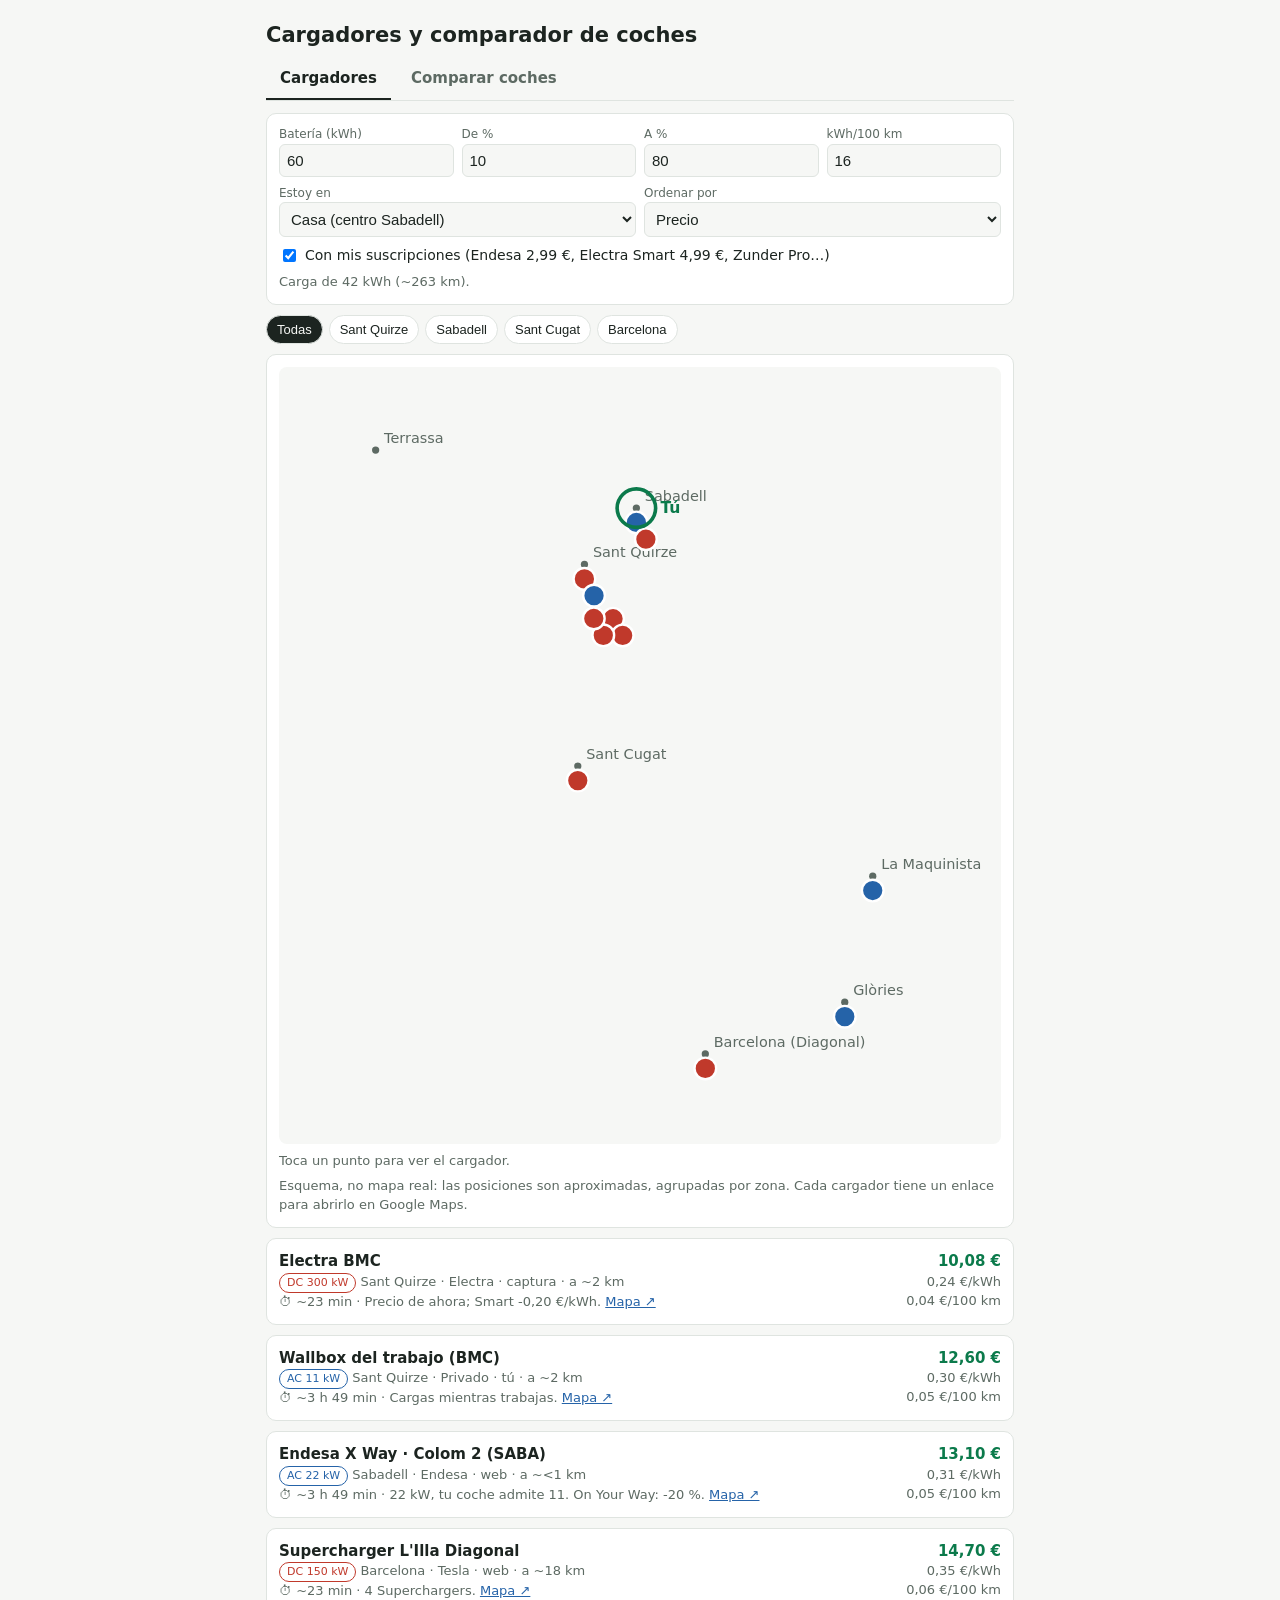
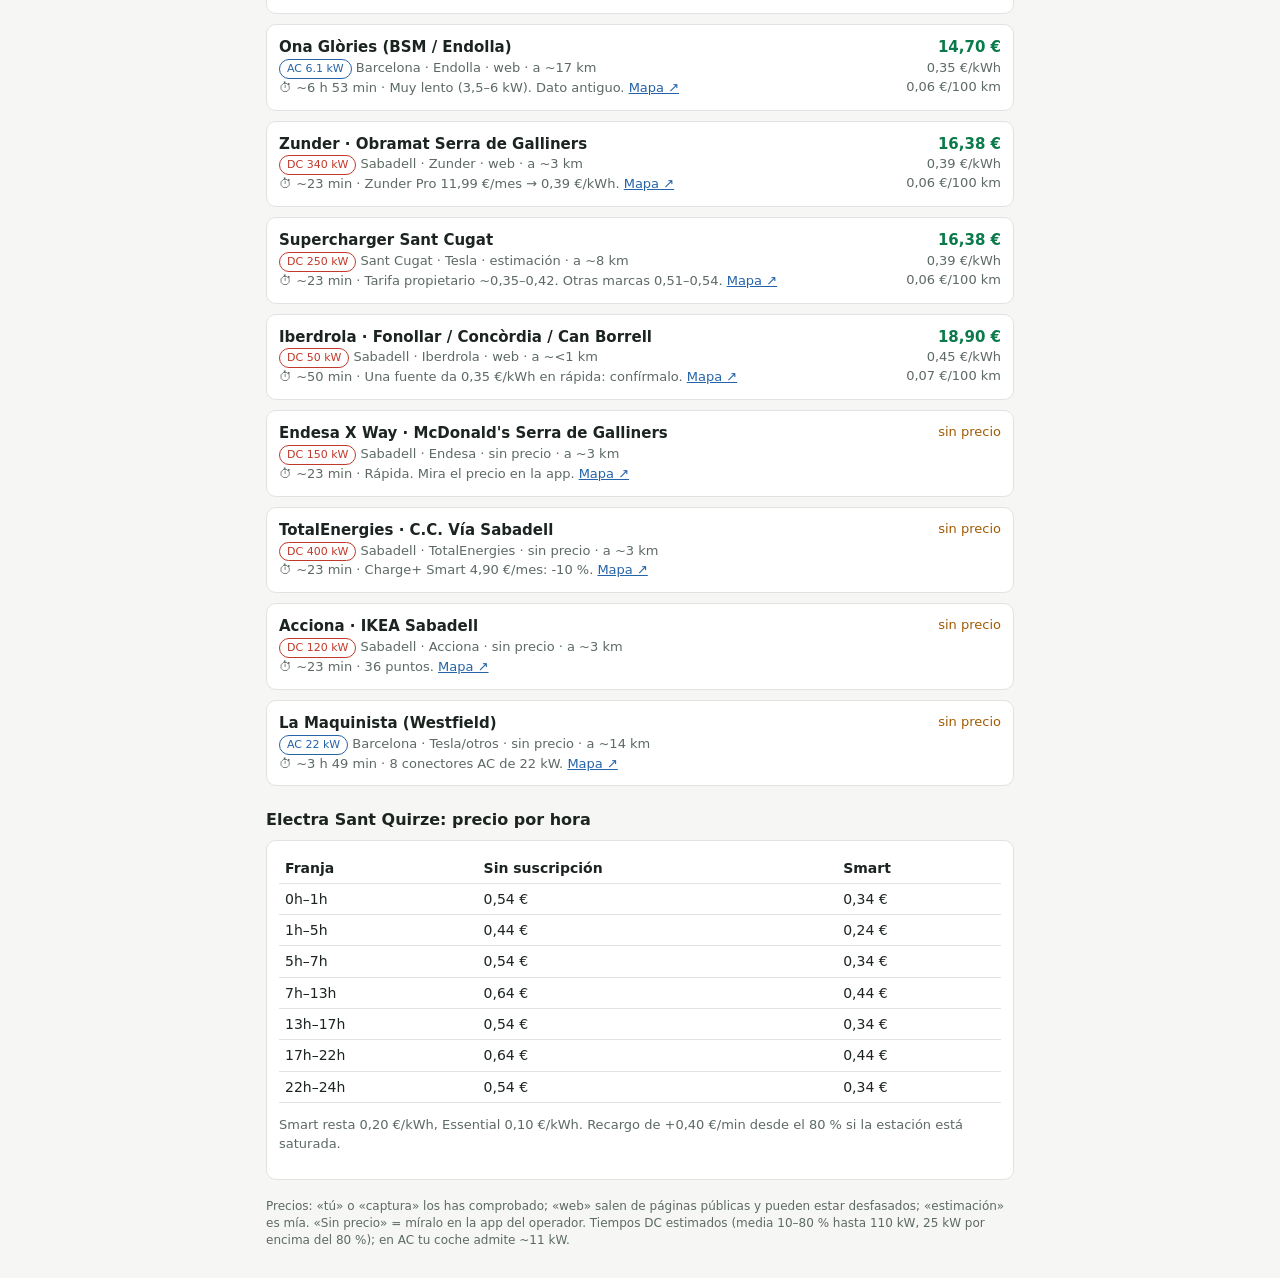
<file: guia/index.html>
<!DOCTYPE html>
<html lang="es">
<head>
<meta charset="utf-8">
<meta name="viewport" content="width=device-width, initial-scale=1">
<title>Cargadores y comparador de coches</title>
<style>
:root { --bg:#f6f7f5; --card:#fff; --ink:#1c2420; --mut:#5d6a63; --line:#dfe4e0; --ok:#0b7a4b; --warn:#a35a00; --dc:#c0392b; --ac:#2563a8; }
@media (prefers-color-scheme: dark) { :root { --bg:#141917; --card:#1d2420; --ink:#e8eeea; --mut:#9aa8a0; --line:#2c3630; --ok:#4cc790; --warn:#e0a24a; --dc:#ef7a6c; --ac:#6ea6e6; } }
* { box-sizing:border-box; }
body { margin:0; background:var(--bg); color:var(--ink); font:15px/1.45 system-ui,sans-serif; }
main { max-width:780px; margin:0 auto; padding:16px; }
h1 { font-size:21px; margin:4px 0 10px; } h2 { font-size:16px; margin:22px 0 8px; }
.card { background:var(--card); border:1px solid var(--line); border-radius:10px; padding:12px; margin-bottom:10px; }
.grid { display:grid; grid-template-columns:repeat(auto-fit,minmax(120px,1fr)); gap:8px; }
label { display:block; font-size:12px; color:var(--mut); }
input, select { width:100%; padding:7px; font-size:15px; border:1px solid var(--line); border-radius:6px; background:var(--bg); color:var(--ink); }
.chk { display:flex; gap:6px; align-items:center; margin-top:8px; font-size:14px; color:var(--ink); }
.chk input { width:auto; }
.nav { display:flex; gap:6px; margin-bottom:12px; border-bottom:1px solid var(--line); }
.nav a { padding:8px 14px; text-decoration:none; color:var(--mut); border-bottom:2px solid transparent; font-weight:600; }
.nav a.on { color:var(--ink); border-color:var(--ink); }
.tabs { display:flex; gap:6px; flex-wrap:wrap; margin:10px 0; }
.tabs button, .btn { padding:6px 10px; border:1px solid var(--line); background:var(--card); color:var(--ink); border-radius:20px; cursor:pointer; font-size:13px; }
.tabs button[aria-pressed=true] { background:var(--ink); color:var(--bg); }
.st { display:flex; justify-content:space-between; gap:10px; }
.nm { font-weight:600; } .mt { color:var(--mut); font-size:13px; }
.pill { display:inline-block; font-size:11px; padding:1px 7px; border-radius:10px; border:1px solid currentColor; margin-right:4px; }
.dc { color:var(--dc); } .ac { color:var(--ac); }
.pr { text-align:right; white-space:nowrap; } .big { font-weight:700; color:var(--ok); } .none { color:var(--warn); font-size:13px; }
table { width:100%; border-collapse:collapse; font-size:14px; } td,th { padding:5px 6px; border-bottom:1px solid var(--line); text-align:left; }
.best { outline:2px solid var(--ok); }
.hd { display:flex; justify-content:space-between; align-items:center; gap:8px; margin-bottom:8px; }
.hd input { font-weight:600; }
.x { width:auto; border:0; background:none; color:var(--mut); cursor:pointer; font-size:18px; }
.foot { color:var(--mut); font-size:12px; margin-top:18px; }
#map { width:100%; height:auto; display:block; border-radius:8px; background:var(--bg); }
#map .town { fill:var(--mut); font-size:12px; }
#map .dot { cursor:pointer; stroke:var(--card); stroke-width:2; }
#map .dot.sel { stroke:var(--ink); stroke-width:3; }
.lk { color:var(--ac); font-size:13px; }
[hidden] { display:none !important; }
</style>
</head>
<body>
<main>
<h1>Cargadores y comparador de coches</h1>
<nav class="nav"><a href="#cargadores" id="n-cargadores">Cargadores</a><a href="#coches" id="n-coches">Comparar coches</a></nav>

<section id="v-cargadores">
  <div class="card">
    <div class="grid">
      <label>Batería (kWh)<input id="batt" type="number" value="60"></label>
      <label>De %<input id="from" type="number" value="10"></label>
      <label>A %<input id="to" type="number" value="80"></label>
      <label>kWh/100 km<input id="cons" type="number" step="0.5" value="16"></label>
    </div>
    <div class="grid" style="margin-top:8px">
      <label>Estoy en<select id="here">
        <option value="cen">Casa (centro Sabadell)</option><option value="sq">Trabajo (Sant Quirze)</option>
        <option value="gal">Serra de Galliners (Sabadell)</option><option value="sc">Sant Cugat</option>
        <option value="ill">Barcelona (Diagonal)</option><option value="glo">Glòries</option><option value="maq">La Maquinista</option>
      </select></label>
      <label>Ordenar por<select id="sortby"><option value="price">Precio</option><option value="dist">Distancia</option></select></label>
    </div>
    <label class="chk"><input id="member" type="checkbox" checked> Con mis suscripciones (Endesa 2,99 €, Electra Smart 4,99 €, Zunder Pro…)</label>
    <div id="sum" class="mt" style="margin-top:8px"></div>
  </div>
  <div class="tabs" id="tabs"></div>
  <div class="card">
    <svg id="map" viewBox="0 0 600 646" role="img" aria-label="Esquema de cargadores"></svg>
    <div id="sel" class="mt" style="margin-top:8px">Toca un punto para ver el cargador.</div>
    <p class="mt" style="margin:6px 0 0">Esquema, no mapa real: las posiciones son aproximadas, agrupadas por zona. Cada cargador tiene un enlace para abrirlo en Google Maps.</p>
  </div>
  <div id="list"></div>
  <h2>Electra Sant Quirze: precio por hora</h2>
  <div class="card"><table id="sched"></table>
  <p class="mt">Smart resta 0,20 €/kWh, Essential 0,10 €/kWh. Recargo de +0,40 €/min desde el 80 % si la estación está saturada.</p></div>
</section>

<section id="v-coches" hidden>
  <div class="card">
    <div class="grid">
      <label>km por semana<input id="kmw" type="number" value="275"></label>
    </div>
    <p class="mt" style="margin:8px 0 0">Añade y edita coches. Consumo y precios son valores medios que puedes cambiar. Seguro, mantenimiento y cuota empiezan en 0: rellénalos si quieres comparar el coste total.</p>
  </div>
  <div id="cars"></div>
  <div class="tabs">
    <button class="btn" id="add-fuel">+ Gasolina</button>
    <button class="btn" id="add-diesel">+ Diésel</button>
    <button class="btn" id="add-hybrid">+ Híbrido</button>
    <button class="btn" id="add-ev">+ Eléctrico</button>
  </div>
  <h2>Resultado</h2>
  <div class="card"><table id="res"></table></div>
</section>

<p class="foot">Precios: «tú» o «captura» los has comprobado; «web» salen de páginas públicas y pueden estar desfasados; «estimación» es mía. «Sin precio» = míralo en la app del operador. Tiempos DC estimados (media 10–80 % hasta 110 kW, 25 kW por encima del 80 %); en AC tu coche admite ~11 kW.</p>
</main>
<script>
"use strict";
var $ = function (id) { return document.getElementById(id); };
function num(id) { return parseFloat($(id).value) || 0; }
function esc(s) { return String(s).replace(/[&<>"']/g, function (c) { return {"&":"&amp;","<":"&lt;",">":"&gt;",'"':"&quot;","'":"&#39;"}[c]; }); }
function eur(x, d) { return x.toFixed(d == null ? 2 : d).replace(".", ",") + " €"; }
function ls(k, v) { try { if (v === undefined) return localStorage.getItem(k); localStorage.setItem(k, v); } catch (e) { return null; } }

/* ---------- Datos de cargadores ---------- */
var SCHED = [[0,1,0.54],[1,5,0.44],[5,7,0.54],[7,13,0.64],[13,17,0.54],[17,22,0.64],[22,24,0.54]];
function electraNow() { var h = new Date().getHours(); for (var i=0;i<SCHED.length;i++) if (h>=SCHED[i][0] && h<SCHED[i][1]) return SCHED[i][2]; return 0.54; }
var S = [
 {n:"Wallbox del trabajo (BMC)", a:"Sant Quirze", op:"Privado", kw:11, dc:false, p:0.30, m:0.30, c:"tú", t:"Cargas mientras trabajas."},
 {n:"Electra BMC", a:"Sant Quirze", op:"Electra", kw:300, dc:true, p:electraNow(), m:Math.max(0,electraNow()-0.20), c:"captura", t:"Precio de ahora; Smart -0,20 €/kWh."},
 {n:"Endesa X Way · Colom 2 (SABA)", a:"Sabadell", op:"Endesa", kw:22, dc:false, p:0.39, m:0.312, c:"web", t:"22 kW, tu coche admite 11. On Your Way: -20 %."},
 {n:"Endesa X Way · McDonald's Serra de Galliners", a:"Sabadell", op:"Endesa", kw:150, dc:true, p:null, m:null, c:"sin precio", t:"Rápida. Mira el precio en la app."},
 {n:"Iberdrola · Fonollar / Concòrdia / Can Borrell", a:"Sabadell", op:"Iberdrola", kw:50, dc:true, p:0.45, m:0.45, c:"web", t:"Una fuente da 0,35 €/kWh en rápida: confírmalo."},
 {n:"Zunder · Obramat Serra de Galliners", a:"Sabadell", op:"Zunder", kw:340, dc:true, p:0.55, m:0.39, c:"web", t:"Zunder Pro 11,99 €/mes → 0,39 €/kWh."},
 {n:"TotalEnergies · C.C. Vía Sabadell", a:"Sabadell", op:"TotalEnergies", kw:400, dc:true, p:null, m:null, c:"sin precio", t:"Charge+ Smart 4,90 €/mes: -10 %."},
 {n:"Acciona · IKEA Sabadell", a:"Sabadell", op:"Acciona", kw:120, dc:true, p:null, m:null, c:"sin precio", t:"36 puntos."},
 {n:"Supercharger Sant Cugat", a:"Sant Cugat", op:"Tesla", kw:250, dc:true, p:0.39, m:0.39, c:"estimación", t:"Tarifa propietario ~0,35–0,42. Otras marcas 0,51–0,54."},
 {n:"Supercharger L'Illa Diagonal", a:"Barcelona", op:"Tesla", kw:150, dc:true, p:0.35, m:0.35, c:"web", t:"4 Superchargers."},
 {n:"La Maquinista (Westfield)", a:"Barcelona", op:"Tesla/otros", kw:22, dc:false, p:null, m:null, c:"sin precio", t:"8 conectores AC de 22 kW."},
 {n:"Ona Glòries (BSM / Endolla)", a:"Barcelona", op:"Endolla", kw:6.1, dc:false, p:0.44, m:0.35, c:"web", t:"Muy lento (3,5–6 kW). Dato antiguo."}
];
var AREAS = ["Todas","Sant Quirze","Sabadell","Sant Cugat","Barcelona"], area = "Todas";
// Zona de cada cargador (mismo orden que S) y búsqueda para Google Maps. Las posiciones son aproximadas por zona.
var ZONES = {
  sq:{la:41.53006, lo:2.08857}, cen:{la:41.5463, lo:2.1086}, gal:{la:41.5186, lo:2.0996},
  sc:{la:41.4720, lo:2.0860}, ill:{la:41.3891, lo:2.1352}, maq:{la:41.4403, lo:2.1998}, glo:{la:41.4040, lo:2.1890}
};
var TOWNS = [["Terrassa",41.563,2.008],["Sabadell",41.5463,2.1086],["Sant Quirze",41.53006,2.08857],["Sant Cugat",41.472,2.086],["Barcelona (Diagonal)",41.3891,2.1352],["La Maquinista",41.4403,2.1998],["Glòries",41.404,2.189]];
var META = [
 {z:"sq",  q:"Sant Quirze del Vallès"},
 {z:"sq",  q:"Electra Sant Quirze del Vallès"},
 {z:"cen", q:"Endesa X Way Carrer de Colom 2 Sabadell"},
 {z:"gal", q:"McDonald's Serra de Galliners Sabadell cargador"},
 {z:"cen", q:"Iberdrola cargador Pla del Fonollar Sabadell"},
 {z:"gal", q:"Obramat Sabadell Zunder"},
 {z:"gal", q:"TotalEnergies Centro Comercial Vía Sabadell"},
 {z:"gal", q:"IKEA Sabadell Acciona recarga"},
 {z:"sc",  q:"Tesla Supercharger Sant Cugat del Vallès"},
 {z:"ill", q:"Tesla Supercharger L'Illa Diagonal Barcelona"},
 {z:"maq", q:"La Maquinista cargador Tesla Barcelona"},
 {z:"glo", q:"Ona Glòries Barcelona cargadores"}
];
S.forEach(function (s, i) { s.z = META[i].z; s.q = META[i].q; });
var selIdx = -1;
function distKm(a, b) {
  var R = 6371, r = Math.PI / 180, dLa = (b.la - a.la) * r, dLo = (b.lo - a.lo) * r;
  var h = Math.sin(dLa/2) * Math.sin(dLa/2) + Math.cos(a.la*r) * Math.cos(b.la*r) * Math.sin(dLo/2) * Math.sin(dLo/2);
  return 2 * R * Math.asin(Math.sqrt(h));
}
function xy(la, lo) { return [ (lo - 1.98) / 0.26 * 560 + 20, (41.58 - la) / 0.21 * 606 + 20 ]; }
function mapsUrl(s) { return "https://www.google.com/maps/search/?api=1&query=" + encodeURIComponent(s.q); }
function renderMap(rows) {
  var svg = $("map"), out = "";
  TOWNS.forEach(function (t) { var p = xy(t[1], t[2]); out += '<circle cx="' + p[0] + '" cy="' + p[1] + '" r="3" class="town"/><text x="' + (p[0]+7) + '" y="' + (p[1]-6) + '" class="town">' + esc(t[0]) + '</text>'; });
  var count = {};
  rows.forEach(function (s) {
    var idx = S.indexOf(s), k = s.z; count[k] = (count[k] || 0) + 1;
    var a = ZONES[k], p = xy(a.la, a.lo), ang = (count[k] - 1) * 1.05, r = count[k] === 1 ? 0 : 16 + Math.floor((count[k]-1)/6) * 10;
    out += '<circle class="dot' + (idx === selIdx ? " sel" : "") + '" data-i="' + idx + '" cx="' + (p[0] + r*Math.cos(ang)).toFixed(1) + '" cy="' + (p[1] + r*Math.sin(ang) + 12).toFixed(1) + '" r="9" fill="' + (s.dc ? "var(--dc)" : "var(--ac)") + '"/>';
  });
  var h = ZONES[$("here").value] || ZONES.cen, hp = xy(h.la, h.lo);
  out += '<circle cx="' + hp[0] + '" cy="' + hp[1] + '" r="16" fill="none" stroke="var(--ok)" stroke-width="3"/><text x="' + (hp[0]+20) + '" y="' + (hp[1]+4) + '" font-size="13" font-weight="700" fill="var(--ok)">Tú</text>';
  svg.innerHTML = out;
}
function showSel() {
  if (selIdx < 0) { $("sel").textContent = "Toca un punto para ver el cargador."; return; }
  var s = S[selIdx], useM = $("member").checked, p = useM ? s.m : s.p;
  $("sel").innerHTML = '<b>' + esc(s.n) + '</b> · ' + (s.dc ? "DC " : "AC ") + s.kw + ' kW · ' + (p == null ? "sin precio" : eur(p) + "/kWh") + ' · <a class="lk" href="' + mapsUrl(s) + '" target="_blank" rel="noopener">Abrir en Google Maps ↗</a>';
}
$("map").addEventListener("click", function (e) {
  var i = e.target.getAttribute("data-i"); if (i === null) return;
  selIdx = +i; renderChargers();
});
function fmt(h) { var m = Math.round(h*60); return m < 60 ? m+" min" : Math.floor(m/60)+" h "+("0"+(m%60)).slice(-2)+" min"; }
function hours(s, k80, kAbove) {
  if (!s.dc) return (k80+kAbove) / Math.min(s.kw, 11);
  return k80 / Math.min(s.kw, 110) + kAbove / Math.min(s.kw, 25);
}
function renderChargers() {
  var batt = num("batt"), from = num("from"), to = Math.max(from, num("to"));
  var kwh = batt*(to-from)/100, k80 = batt*Math.max(0, Math.min(to,80)-from)/100, kAbove = Math.max(0, kwh-k80);
  var cons = num("cons"), useM = $("member").checked;
  $("sum").textContent = "Carga de " + kwh.toFixed(0) + " kWh (~" + Math.round(cons ? kwh/cons*100 : 0) + " km).";
  var rows = S.filter(function (s) { return area === "Todas" || s.a === area; });
  var here = ZONES[$("here").value] || ZONES.cen;
  rows.forEach(function (s) { s.d = distKm(here, ZONES[s.z]); });
  if ($("sortby").value === "dist") rows.sort(function (a,b) { return a.d - b.d; });
  else rows.sort(function (a,b) { var pa = useM ? a.m : a.p, pb = useM ? b.m : b.p; return (pa==null)-(pb==null) || pa-pb; });
  $("list").innerHTML = rows.map(function (s) {
    var p = useM ? s.m : s.p;
    var right = p == null ? '<div class="none">sin precio</div>' :
      '<div class="big">' + eur(p*kwh) + '</div><div class="mt">' + eur(p) + '/kWh</div><div class="mt">' + eur(cons/100*p) + '/100 km</div>';
    return '<div class="card st"><div><div class="nm">' + esc(s.n) + '</div><div class="mt"><span class="pill ' + (s.dc?"dc":"ac") + '">' + (s.dc?"DC":"AC") + ' ' + s.kw + ' kW</span>' + esc(s.a) + ' · ' + esc(s.op) + ' · ' + esc(s.c) + ' · a ~' + (s.d < 1 ? "<1" : s.d.toFixed(0)) + ' km</div><div class="mt">⏱ ~' + fmt(hours(s,k80,kAbove)) + ' · ' + esc(s.t) + ' <a class="lk" href="' + mapsUrl(s) + '" target="_blank" rel="noopener">Mapa ↗</a></div></div><div class="pr">' + right + '</div></div>';
  }).join("");
  renderMap(rows); showSel();
}
$("tabs").innerHTML = AREAS.map(function (a) { return '<button aria-pressed="' + (a==="Todas") + '" data-a="' + a + '">' + a + '</button>'; }).join("");
$("tabs").addEventListener("click", function (e) {
  var a = e.target.getAttribute("data-a"); if (!a) return; area = a;
  Array.prototype.forEach.call($("tabs").children, function (b) { b.setAttribute("aria-pressed", b.getAttribute("data-a")===a); });
  renderChargers();
});
["batt","from","to","cons","member","here","sortby"].forEach(function (id) { $(id).addEventListener("input", renderChargers); });
$("sched").innerHTML = "<tr><th>Franja</th><th>Sin suscripción</th><th>Smart</th></tr>" + SCHED.map(function (s) {
  return "<tr><td>" + s[0] + "h–" + s[1] + "h</td><td>" + eur(s[2]) + "</td><td>" + eur(s[2]-0.2) + "</td></tr>"; }).join("");

/* ---------- Comparador de coches ---------- */
var KINDS = {
  fuel:   {label:"Gasolina", unit:"l/100 km",   pu:"€/litro", cons:6.5, price:1.50},
  diesel: {label:"Diésel",   unit:"l/100 km",   pu:"€/litro", cons:5.5, price:1.40},
  hybrid: {label:"Híbrido",  unit:"l/100 km",   pu:"€/litro", cons:4.5, price:1.50},
  ev:     {label:"Eléctrico",unit:"kWh/100 km", pu:"€/kWh",   cons:16,  price:0.30}
};
var uid = 10;
var cars = [
  {id:1, n:"Seat Ibiza", k:"fuel", cons:6, price:1.50, ins:0, mnt:0, pay:0},
  {id:2, n:"Tesla Model 3 TT", k:"ev", cons:16, price:0.30, ins:0, mnt:0, pay:0}
];
try { var saved = JSON.parse(ls("cars") || "null"); if (saved && saved.length) { cars = saved; uid = Math.max.apply(null, cars.map(function (c) { return c.id; })) + 1; } } catch (e) {}
function saveCars() { ls("cars", JSON.stringify(cars)); }
function priceOptions(c) {
  if (c.k !== "ev") return "";
  var o = '<option value="">Precio personalizado</option>';
  S.forEach(function (s, i) { var p = s.m != null ? s.m : s.p; if (p != null) o += '<option value="' + p + '">' + esc(s.n) + ' · ' + eur(p) + '/kWh</option>'; });
  return '<label>Rellenar con un cargador<select data-f="pick" data-id="' + c.id + '">' + o + '</select></label>';
}
function renderCars() {
  $("cars").innerHTML = cars.map(function (c) {
    var K = KINDS[c.k];
    return '<div class="card"><div class="hd"><input data-f="n" data-id="' + c.id + '" value="' + esc(c.n) + '"><span class="pill">' + K.label + '</span><button class="x" data-del="' + c.id + '" title="Quitar">×</button></div>' +
      '<div class="grid">' +
      '<label>Consumo (' + K.unit + ')<input type="number" step="0.1" data-f="cons" data-id="' + c.id + '" value="' + c.cons + '"></label>' +
      '<label>Precio (' + K.pu + ')<input type="number" step="0.01" data-f="price" data-id="' + c.id + '" value="' + c.price + '"></label>' +
      '<label>Seguro (€/año)<input type="number" data-f="ins" data-id="' + c.id + '" value="' + c.ins + '"></label>' +
      '<label>Mantenimiento (€/año)<input type="number" data-f="mnt" data-id="' + c.id + '" value="' + c.mnt + '"></label>' +
      '<label>Cuota o amortización (€/mes)<input type="number" data-f="pay" data-id="' + c.id + '" value="' + c.pay + '"></label>' +
      '</div>' + priceOptions(c) + '</div>';
  }).join("");
  renderResult();
}
function renderResult() {
  var km = num("kmw"), rows = cars.map(function (c) {
    var per100 = c.cons * c.price, energy = km * 4.33 / 100 * per100, extras = c.ins/12 + c.mnt/12 + c.pay;
    return {c:c, per100:per100, energy:energy, extras:extras, total:energy + extras};
  });
  var min = Math.min.apply(null, rows.map(function (r) { return r.total; }));
  $("res").innerHTML = "<tr><th>Coche</th><th>€/100 km</th><th>Energía/mes</th><th>Otros/mes</th><th>Total/mes</th><th>Total/año</th></tr>" +
    rows.map(function (r) {
      var best = rows.length > 1 && r.total === min;
      return '<tr' + (best ? ' class="best"' : '') + '><td>' + esc(r.c.n) + '</td><td>' + eur(r.per100) + '</td><td>' + eur(r.energy, 0) + '</td><td>' + eur(r.extras, 0) + '</td><td><b>' + eur(r.total, 0) + '</b></td><td>' + eur(r.total*12, 0) + '</td></tr>';
    }).join("");
}
$("cars").addEventListener("input", function (e) {
  var id = +e.target.getAttribute("data-id"), f = e.target.getAttribute("data-f"); if (!f) return;
  var c = cars.filter(function (x) { return x.id === id; })[0]; if (!c) return;
  if (f === "n") c.n = e.target.value;
  else if (f === "pick") { if (e.target.value !== "") { c.price = parseFloat(e.target.value); renderCars(); saveCars(); } return; }
  else c[f] = parseFloat(e.target.value) || 0;
  saveCars(); renderResult();
});
$("cars").addEventListener("click", function (e) {
  var d = e.target.getAttribute("data-del"); if (!d) return;
  cars = cars.filter(function (x) { return x.id !== +d; }); saveCars(); renderCars();
});
[["add-fuel","fuel","Coche gasolina"],["add-diesel","diesel","Coche diésel"],["add-hybrid","hybrid","Coche híbrido"],["add-ev","ev","Coche eléctrico"]].forEach(function (a) {
  $(a[0]).addEventListener("click", function () {
    var K = KINDS[a[1]]; cars.push({id:uid++, n:a[2], k:a[1], cons:K.cons, price:K.price, ins:0, mnt:0, pay:0}); saveCars(); renderCars();
  });
});
$("kmw").addEventListener("input", renderResult);

/* ---------- Pestañas ---------- */
function route() {
  var v = location.hash === "#coches" ? "coches" : "cargadores";
  ["cargadores","coches"].forEach(function (n) { $("v-" + n).hidden = n !== v; $("n-" + n).className = n === v ? "on" : ""; });
}
window.addEventListener("hashchange", route);
route(); renderChargers(); renderCars();
</script>
</body>
</html>
</file>
